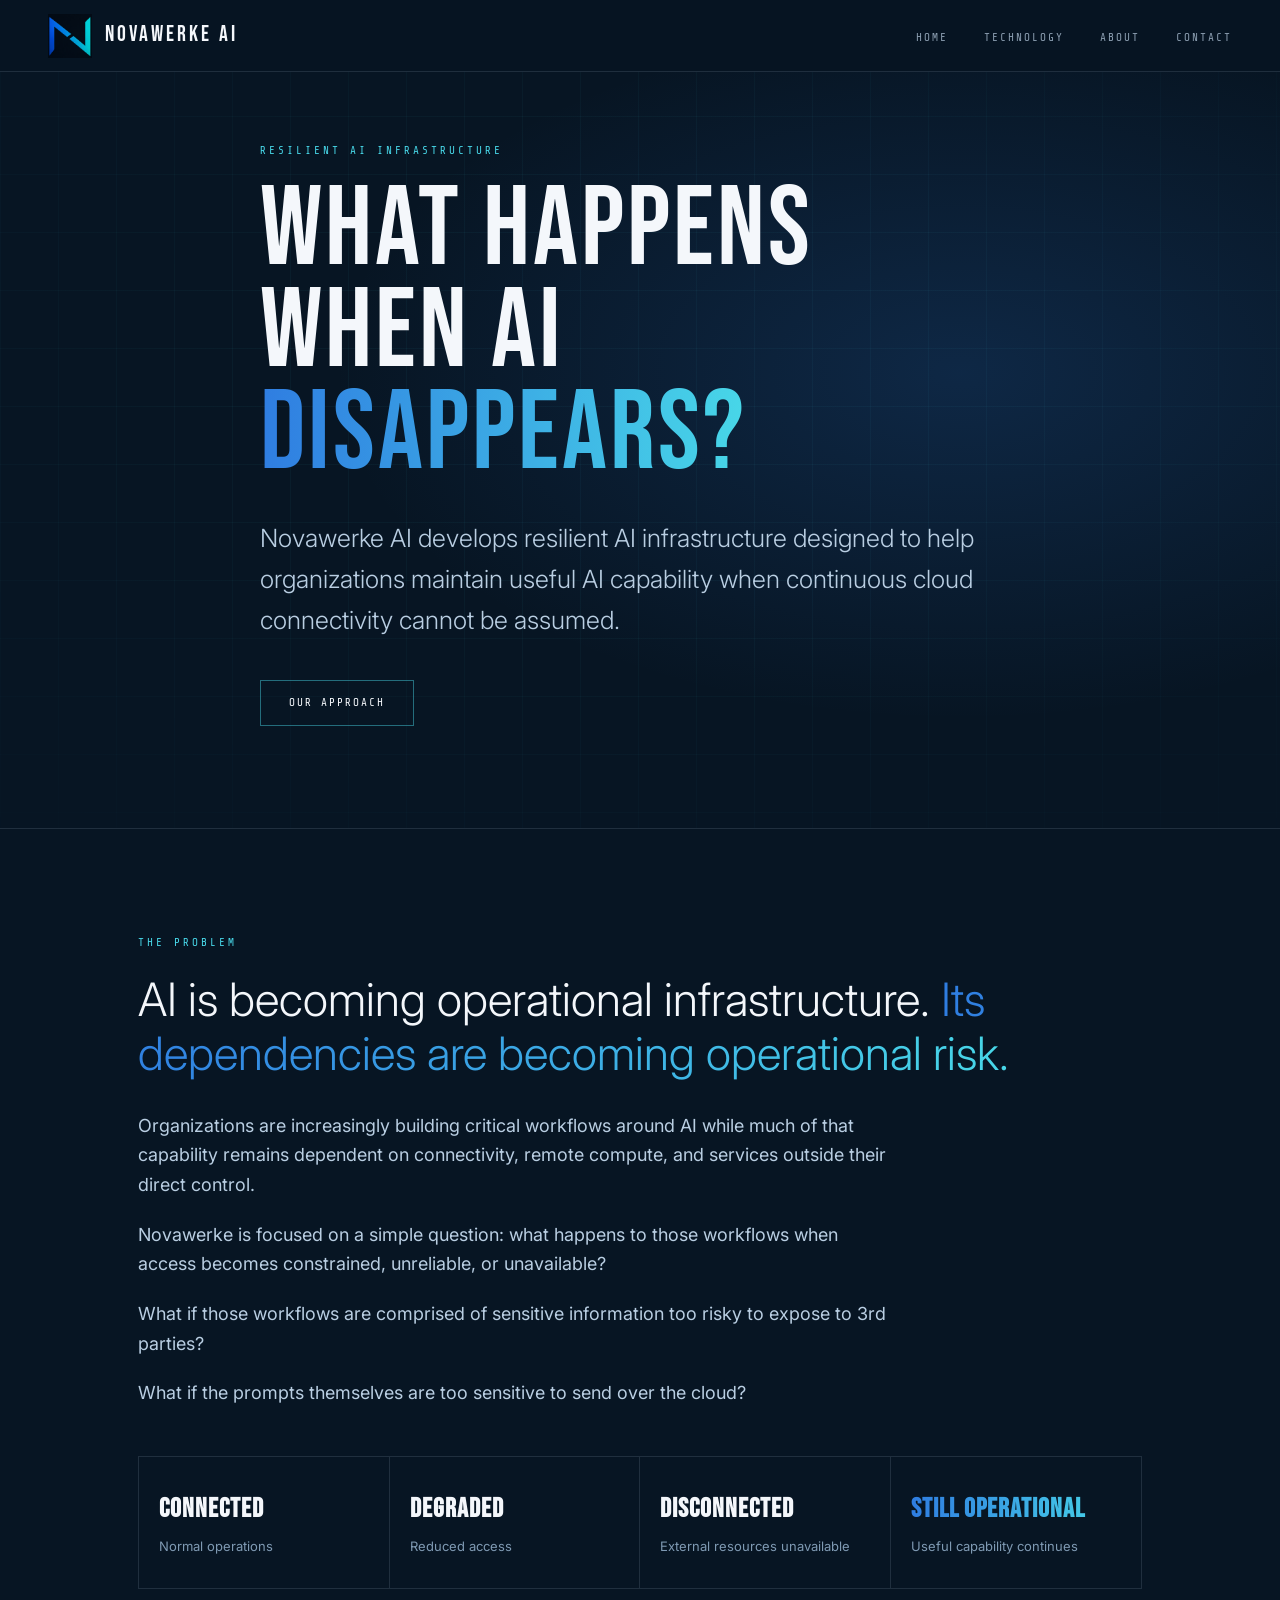
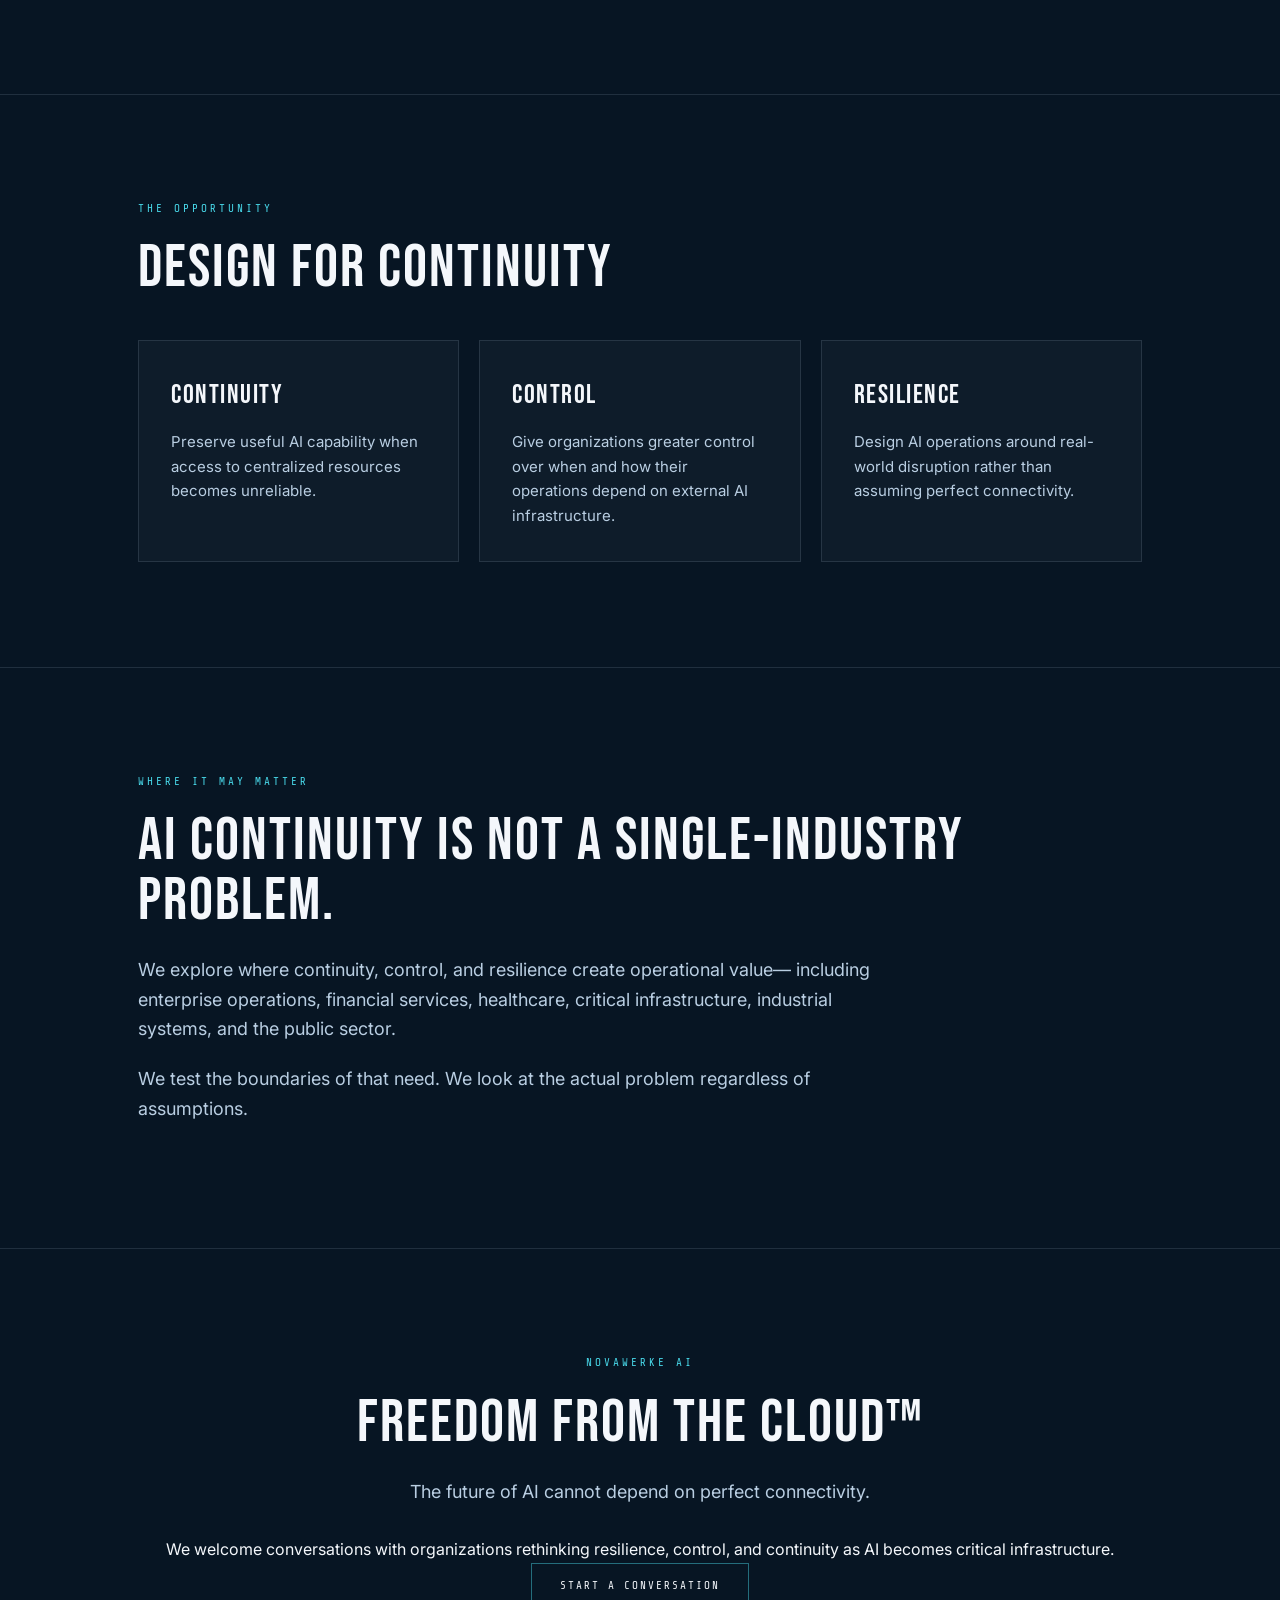
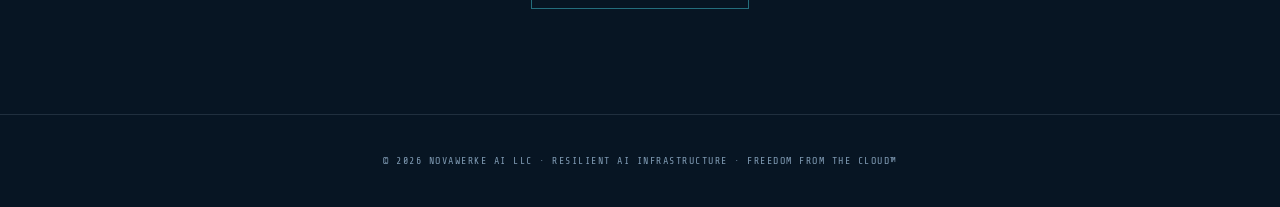
<file: index.html>
<!doctype html><html lang="en"><head><meta charset="utf-8"><meta name="viewport" content="width=device-width,initial-scale=1"><title>Novawerke AI — Resilient AI Infrastructure</title><link rel="stylesheet" href="style.css"></head><body>

<nav>
  <a class="brand" href="index.html"><img src="img/logo.png" alt="Novawerke AI"><span>NOVAWERKE AI</span></a>
  <ul class="navlinks">
    <li><a href="index.html">Home</a></li>
    <li><a href="technology.html">Technology</a></li>
    <li><a href="about.html">About</a></li>
    <li><a href="contact.html">Contact</a></li>
  </ul>
</nav>

<header class="hero gridbg"><div class="container"><span class="eyebrow">Resilient AI Infrastructure</span><h1>WHAT HAPPENS<br>WHEN AI<br><span class="accent">DISAPPEARS?</span></h1><p class="lead">Novawerke AI develops resilient AI infrastructure designed to help organizations maintain useful AI capability when continuous cloud connectivity cannot be assumed.</p><a class="btn" href="technology.html">Our Approach</a></div></header>
<section><div class="container"><span class="label">The Problem</span><p class="statement">AI is becoming operational infrastructure. <span class="accent">Its dependencies are becoming operational risk.</span></p><div class="copy" style="margin-top:30px"><p>Organizations are increasingly building critical workflows around AI while much of that capability remains dependent on connectivity, remote compute, and services outside their direct control.</p><p>Novawerke is focused on a simple question: what happens to those workflows when access becomes constrained, unreliable, or unavailable?</p><p>What if those workflows are comprised of sensitive information too risky to expose to 3rd parties?</p><p>What if the prompts themselves are too sensitive to send over the cloud?</p></div><div class="sequence"><div><strong>CONNECTED</strong><span>Normal operations</span></div><div><strong>DEGRADED</strong><span>Reduced access</span></div><div><strong>DISCONNECTED</strong><span>External resources unavailable</span></div><div><strong class="accent">STILL OPERATIONAL</strong><span>Useful capability continues</span></div></div></div></section>
<section><div class="container"><span class="label">The Opportunity</span><h2>DESIGN FOR CONTINUITY</h2><div class="cards"><div class="card"><h3>CONTINUITY</h3><p>Preserve useful AI capability when access to centralized resources becomes unreliable.</p></div><div class="card"><h3>CONTROL</h3><p>Give organizations greater control over when and how their operations depend on external AI infrastructure.</p></div><div class="card"><h3>RESILIENCE</h3><p>Design AI operations around real-world disruption rather than assuming perfect connectivity.</p></div></div></div></section>
<section><div class="container"><span class="label">Where It May Matter</span><h2>AI CONTINUITY IS NOT A SINGLE-INDUSTRY PROBLEM.</h2><div class="copy"><p>We explore where continuity, control, and resilience create operational value— including enterprise operations, financial services, healthcare, critical infrastructure, industrial systems, and the public sector.</p><p>We test the boundaries of that need. We look at the actual problem regardless of assumptions.</p></div></div></section>
<section><div class="container" style="text-align:center"><span class="label">Novawerke AI</span><h2>FREEDOM FROM THE CLOUD™</h2><p class="copy" style="margin:0 auto 30px">The future of AI cannot depend on perfect connectivity.</p><p></p>We welcome conversations with organizations rethinking resilience, control, and continuity as AI becomes critical infrastructure.</p><a class="btn" href="contact.html">Start a Conversation</a></div></section>
<footer>© 2026 NOVAWERKE AI LLC · RESILIENT AI INFRASTRUCTURE · FREEDOM FROM THE CLOUD™</footer></body></html>
</file>
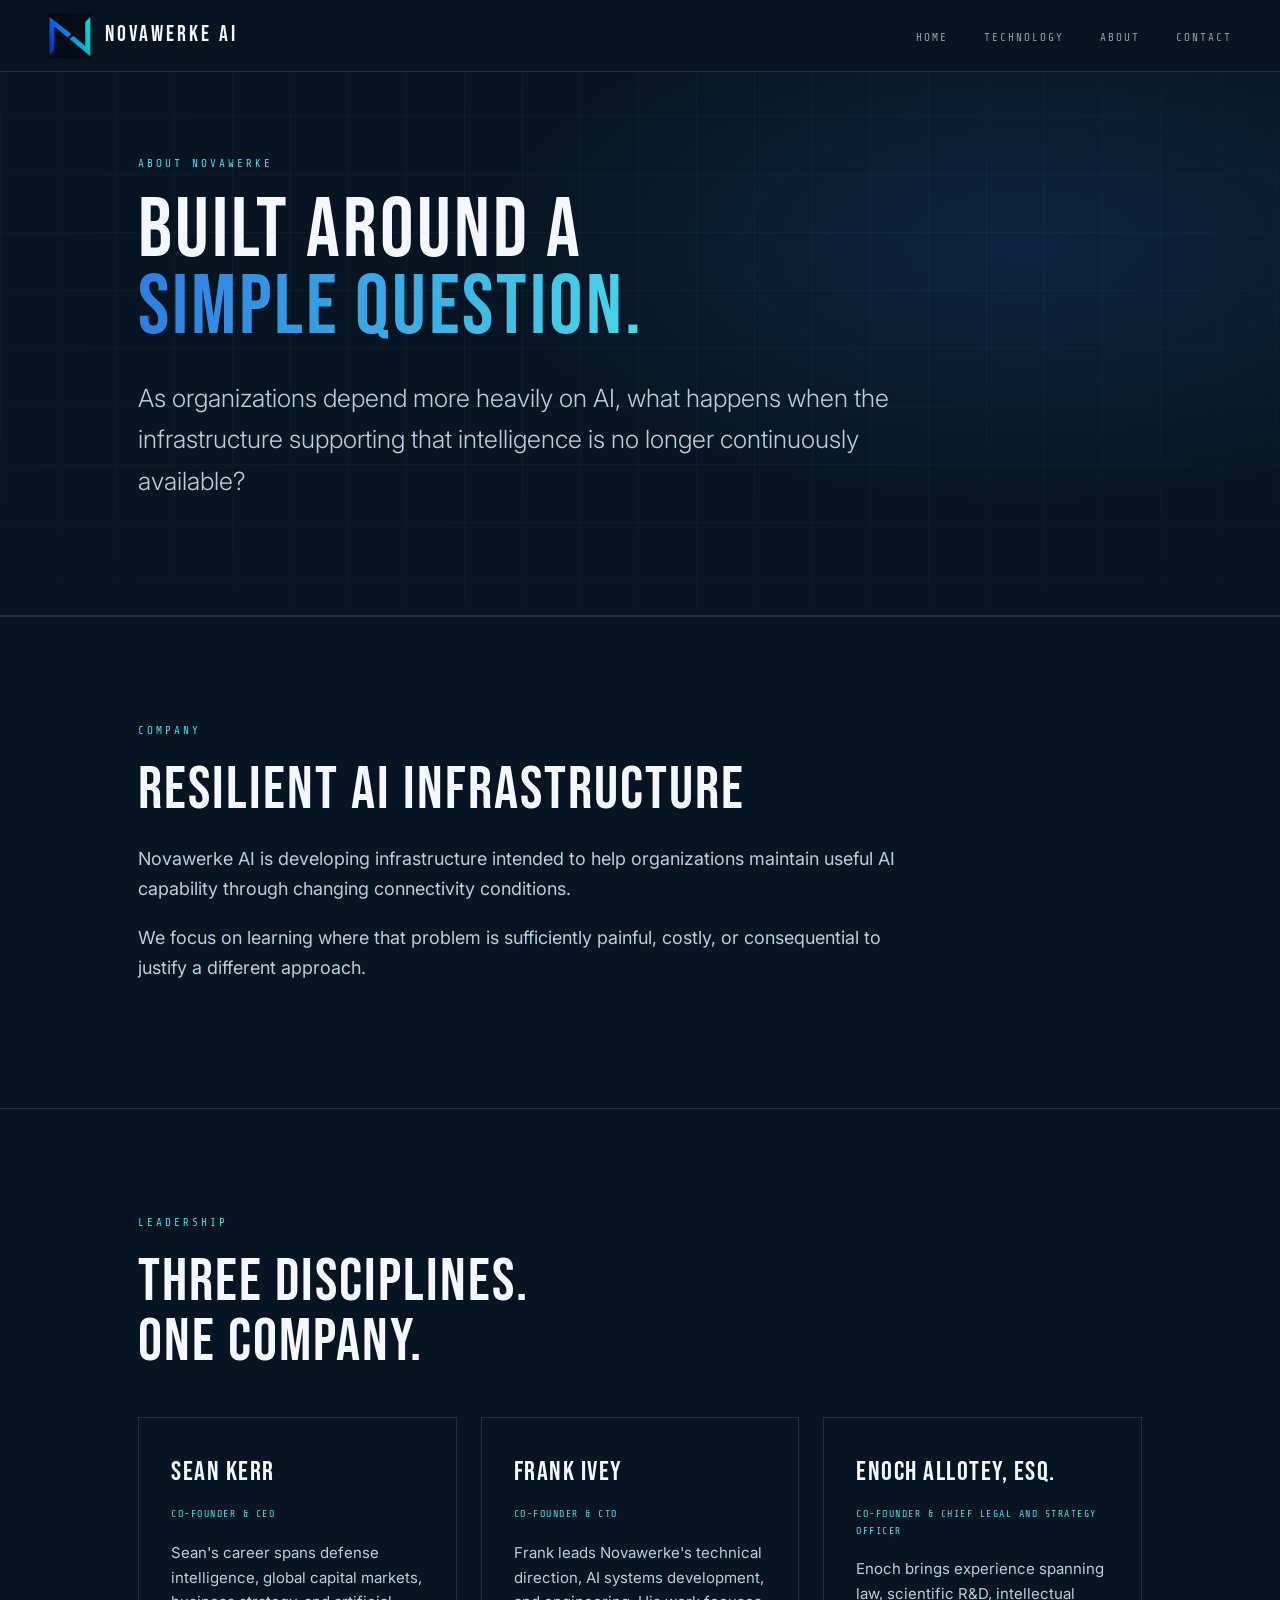
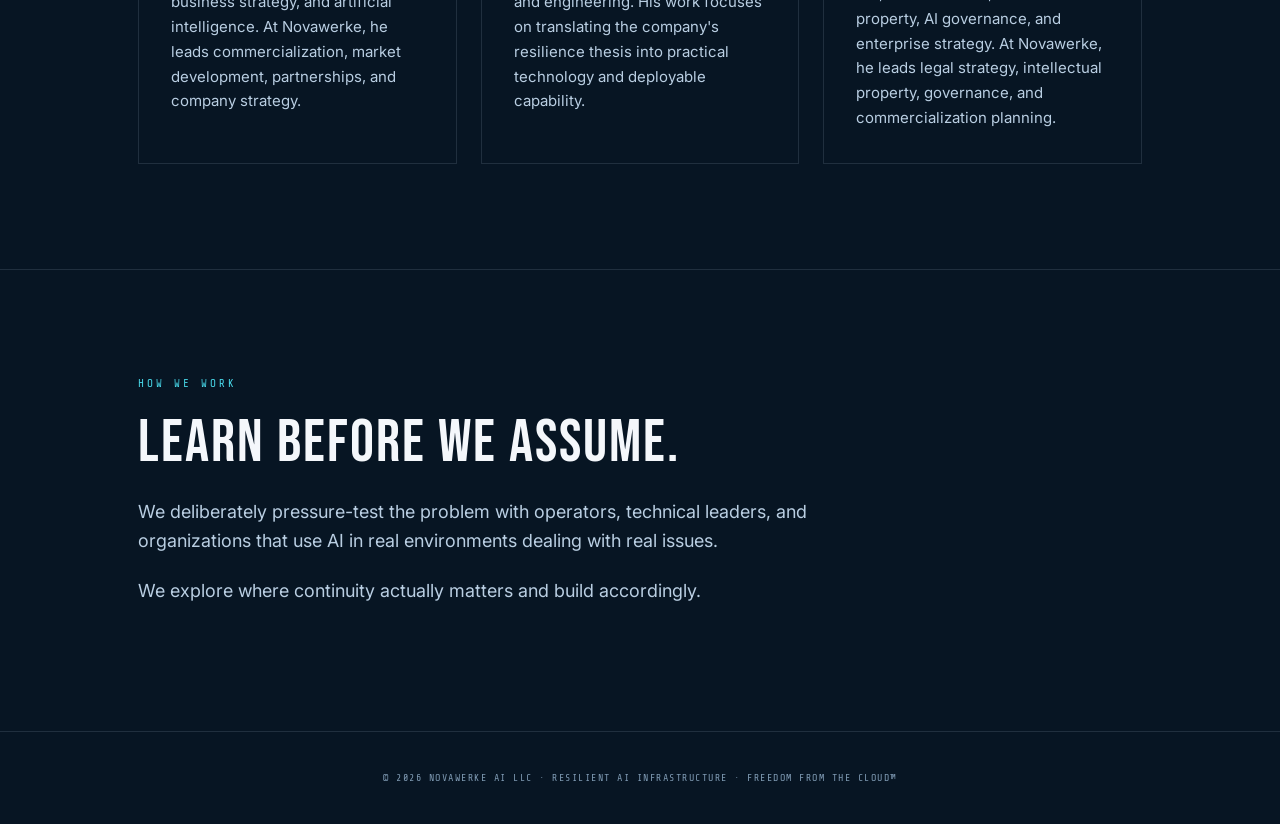
<file: about.html>
<!doctype html><html lang="en"><head><meta charset="utf-8"><meta name="viewport" content="width=device-width,initial-scale=1"><title>About — Novawerke AI</title><link rel="stylesheet" href="style.css"></head><body>

<nav>
  <a class="brand" href="index.html"><img src="img/logo.png" alt="Novawerke AI"><span>NOVAWERKE AI</span></a>
  <ul class="navlinks">
    <li><a href="index.html">Home</a></li>
    <li><a href="technology.html">Technology</a></li>
    <li><a href="about.html">About</a></li>
    <li><a href="contact.html">Contact</a></li>
  </ul>
</nav>

<header class="pagehero gridbg"><div class="container"><span class="label">About Novawerke</span><h1>BUILT AROUND A<br><span class="accent">SIMPLE QUESTION.</span></h1><p class="lead">As organizations depend more heavily on AI, what happens when the infrastructure supporting that intelligence is no longer continuously available?</p></div></header>
<section><div class="container"><span class="label">Company</span><h2>RESILIENT AI INFRASTRUCTURE</h2><div class="copy"><p>Novawerke AI is developing infrastructure intended to help organizations maintain useful AI capability through changing connectivity conditions.</p><p>We focus on learning where that problem is sufficiently painful, costly, or consequential to justify a different approach.</p></div></div></section>
<section><div class="container"><span class="label">Leadership</span><h2>THREE DISCIPLINES.<br>ONE COMPANY.</h2><div class="team">
<div class="person"><h3>SEAN KERR</h3><div class="role">Co-Founder & CEO</div><p>Sean's career spans defense intelligence, global capital markets, business strategy, and artificial intelligence. At Novawerke, he leads commercialization, market development, partnerships, and company strategy.</p></div>
<div class="person"><h3>FRANK IVEY</h3><div class="role">Co-Founder & CTO</div><p>Frank leads Novawerke's technical direction, AI systems development, and engineering. His work focuses on translating the company's resilience thesis into practical technology and deployable capability.</p></div>
<div class="person"><h3>ENOCH ALLOTEY, ESQ.</h3><div class="role">Co-Founder & Chief Legal and Strategy Officer</div><p>Enoch brings experience spanning law, scientific R&D, intellectual property, AI governance, and enterprise strategy. At Novawerke, he leads legal strategy, intellectual property, governance, and commercialization planning.</p></div>
</div></div></section>
<section><div class="container"><span class="label">How We Work</span><h2>LEARN BEFORE WE ASSUME.</h2><div class="copy"><p>We deliberately pressure-test the problem with operators, technical leaders, and organizations that use AI in real environments dealing with real issues.</p><p></p>We explore where continuity actually matters and build accordingly.</p></div></div></section>
<footer>© 2026 NOVAWERKE AI LLC · RESILIENT AI INFRASTRUCTURE · FREEDOM FROM THE CLOUD™</footer></body></html>
</file>
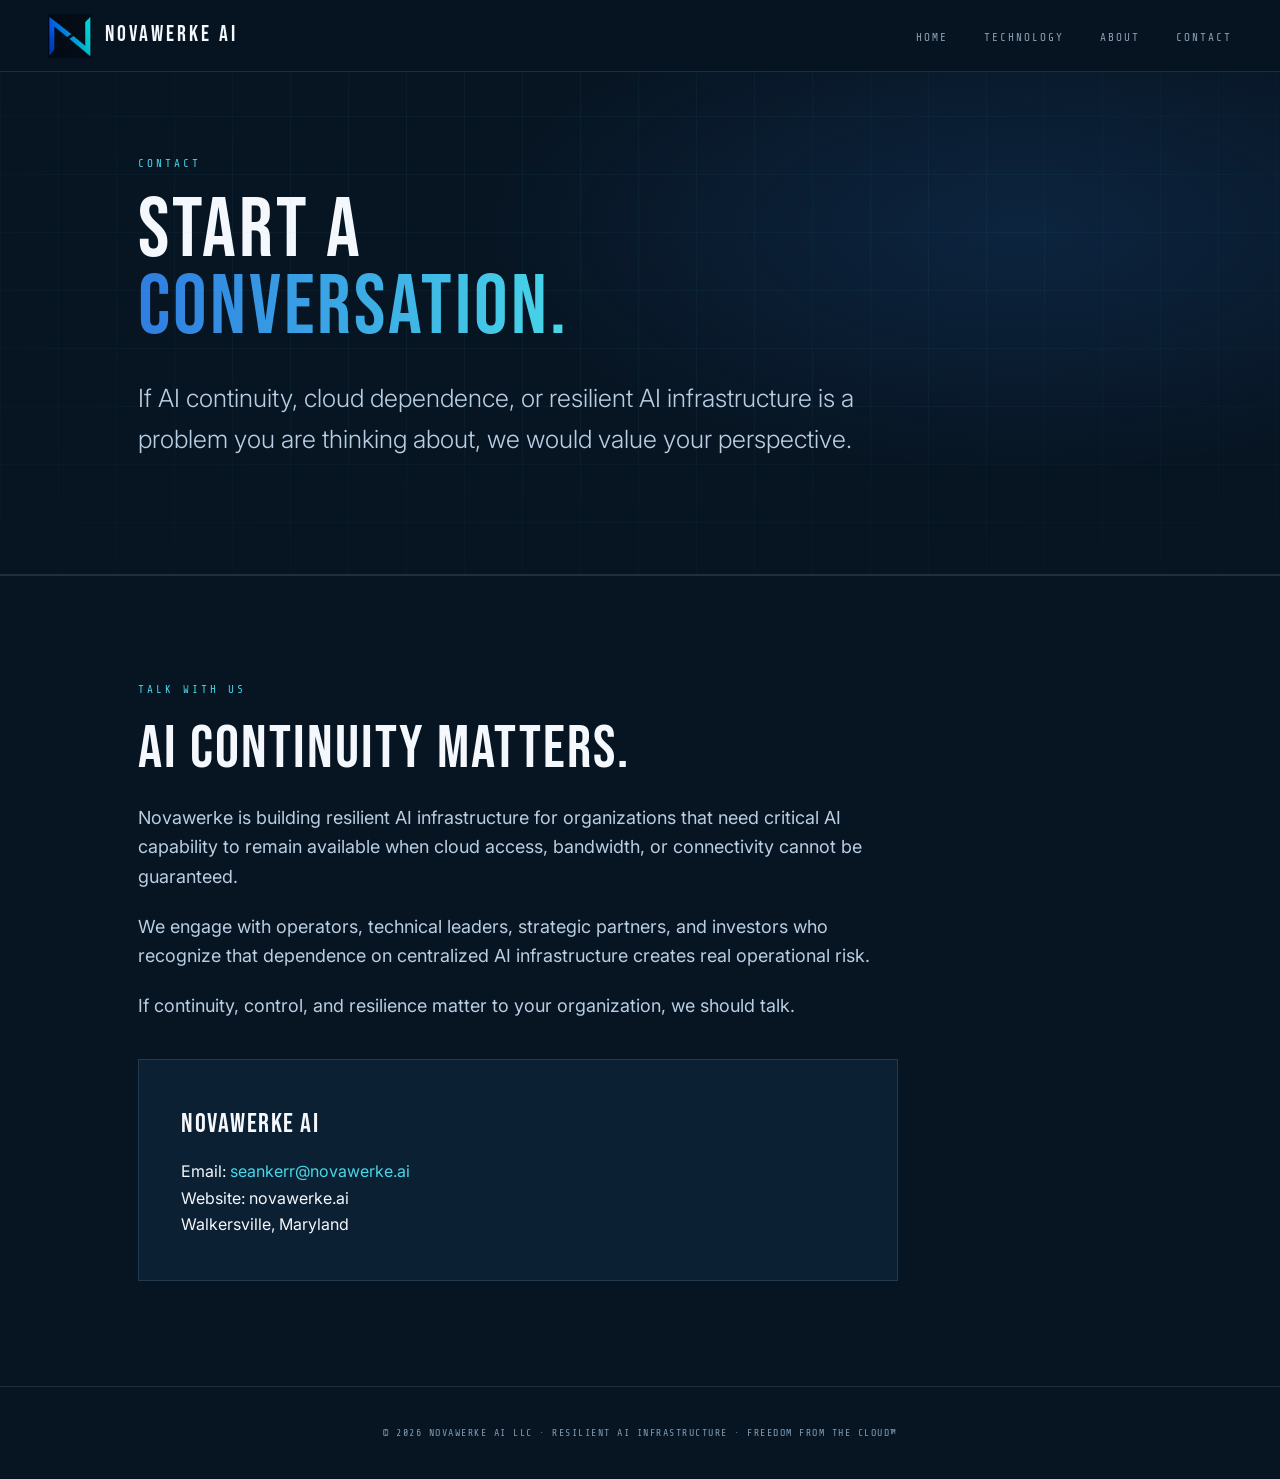
<file: contact.html>
<!doctype html><html lang="en"><head><meta charset="utf-8"><meta name="viewport" content="width=device-width,initial-scale=1"><title>Contact — Novawerke AI</title><link rel="stylesheet" href="style.css"></head><body>

<nav>
  <a class="brand" href="index.html"><img src="img/logo.png" alt="Novawerke AI"><span>NOVAWERKE AI</span></a>
  <ul class="navlinks">
    <li><a href="index.html">Home</a></li>
    <li><a href="technology.html">Technology</a></li>
    <li><a href="about.html">About</a></li>
    <li><a href="contact.html">Contact</a></li>
  </ul>
</nav>

<header class="pagehero gridbg"><div class="container"><span class="label">Contact</span><h1>START A<br><span class="accent">CONVERSATION.</span></h1><p class="lead">If AI continuity, cloud dependence, or resilient AI infrastructure is a problem you are thinking about, we would value your perspective.</p></div></header>
<section><div class="container"><span class="label">Talk With Us</span><h2>AI CONTINUITY MATTERS.</h2><div class="copy"><p>Novawerke is building resilient AI infrastructure for organizations that need critical AI capability to remain available when cloud access, bandwidth, or connectivity cannot be guaranteed.</p><p>We engage with operators, technical leaders, strategic partners, and investors who recognize that dependence on centralized AI infrastructure creates real operational risk.</p>If continuity, control, and resilience matter to your organization, we should talk.</p></div><div class="contactbox"><h3>NOVAWERKE AI</h3><p>Email: <a href="mailto:seankerr@novawerke.ai">seankerr@novawerke.ai</a></p><p>Website: novawerke.ai</p><p>Walkersville, Maryland</p></div></div></section>
<footer>© 2026 NOVAWERKE AI LLC · RESILIENT AI INFRASTRUCTURE · FREEDOM FROM THE CLOUD™</footer></body></html>
</file>
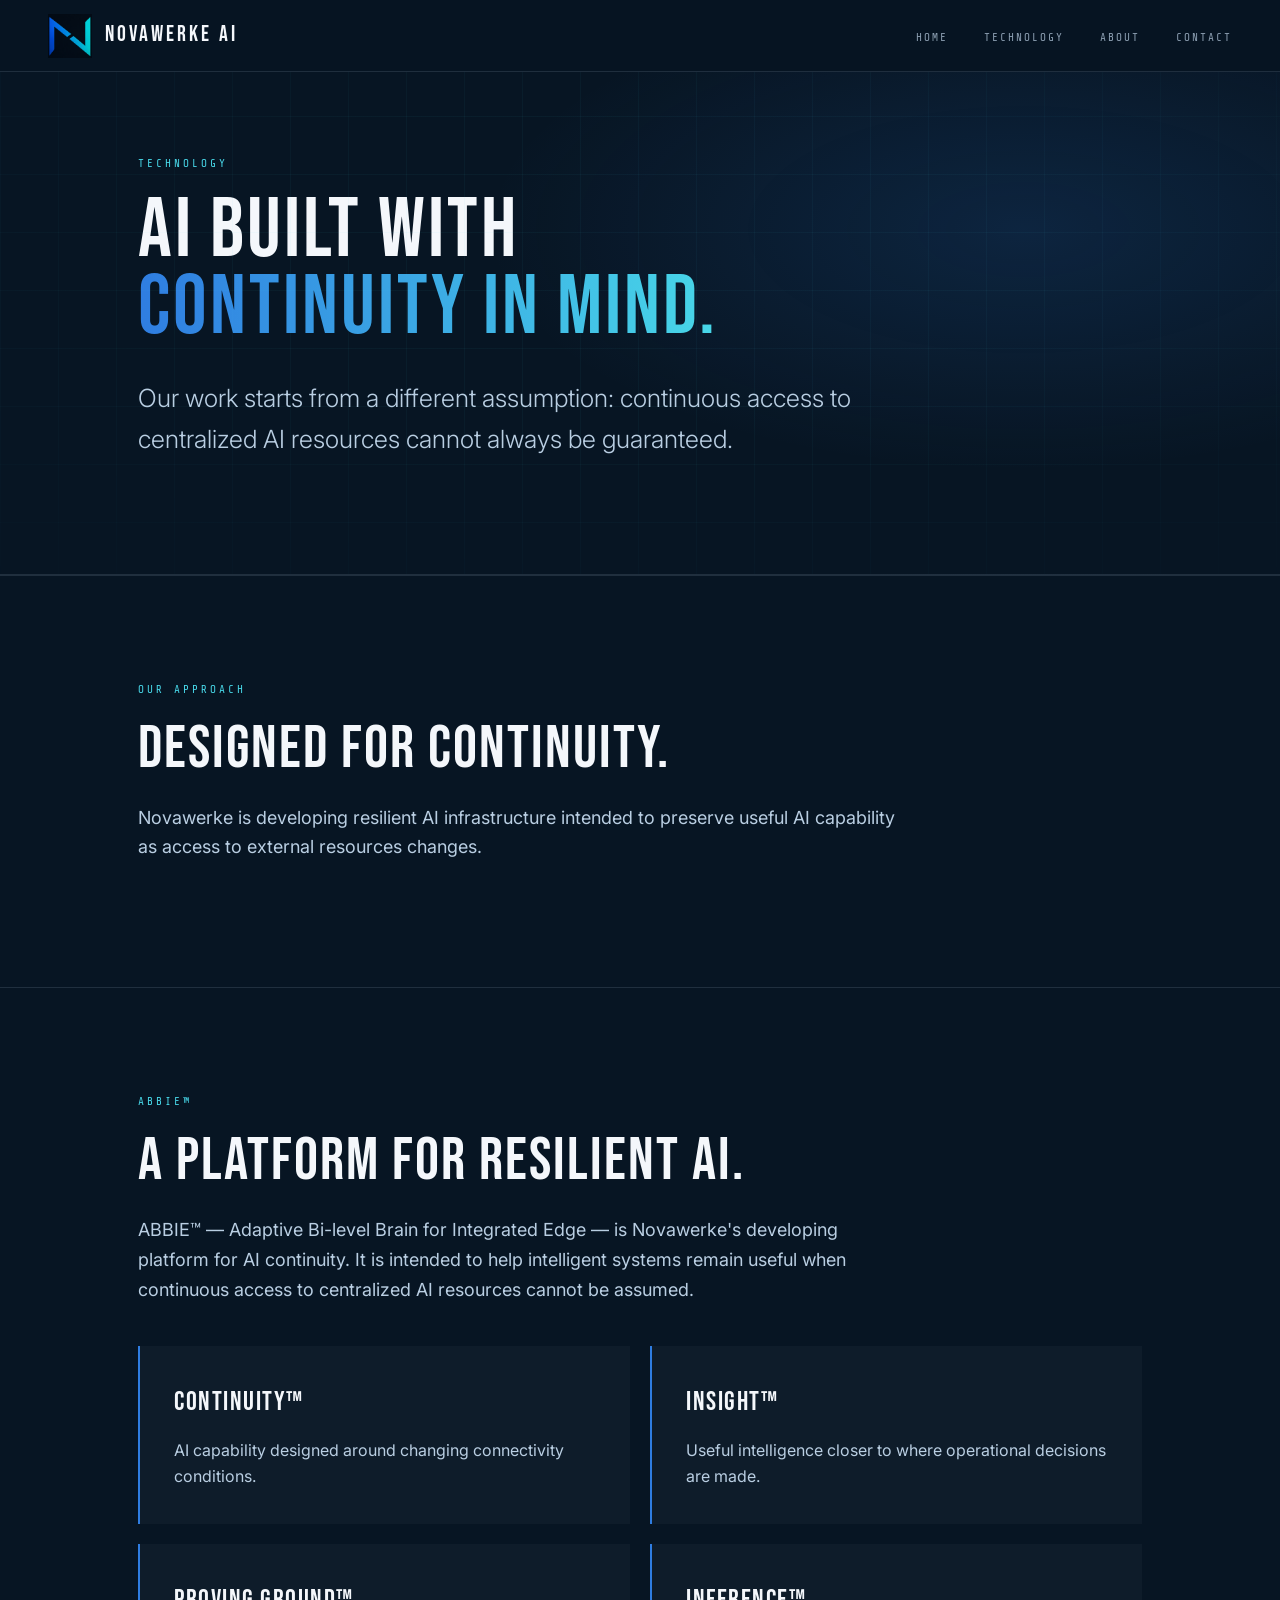
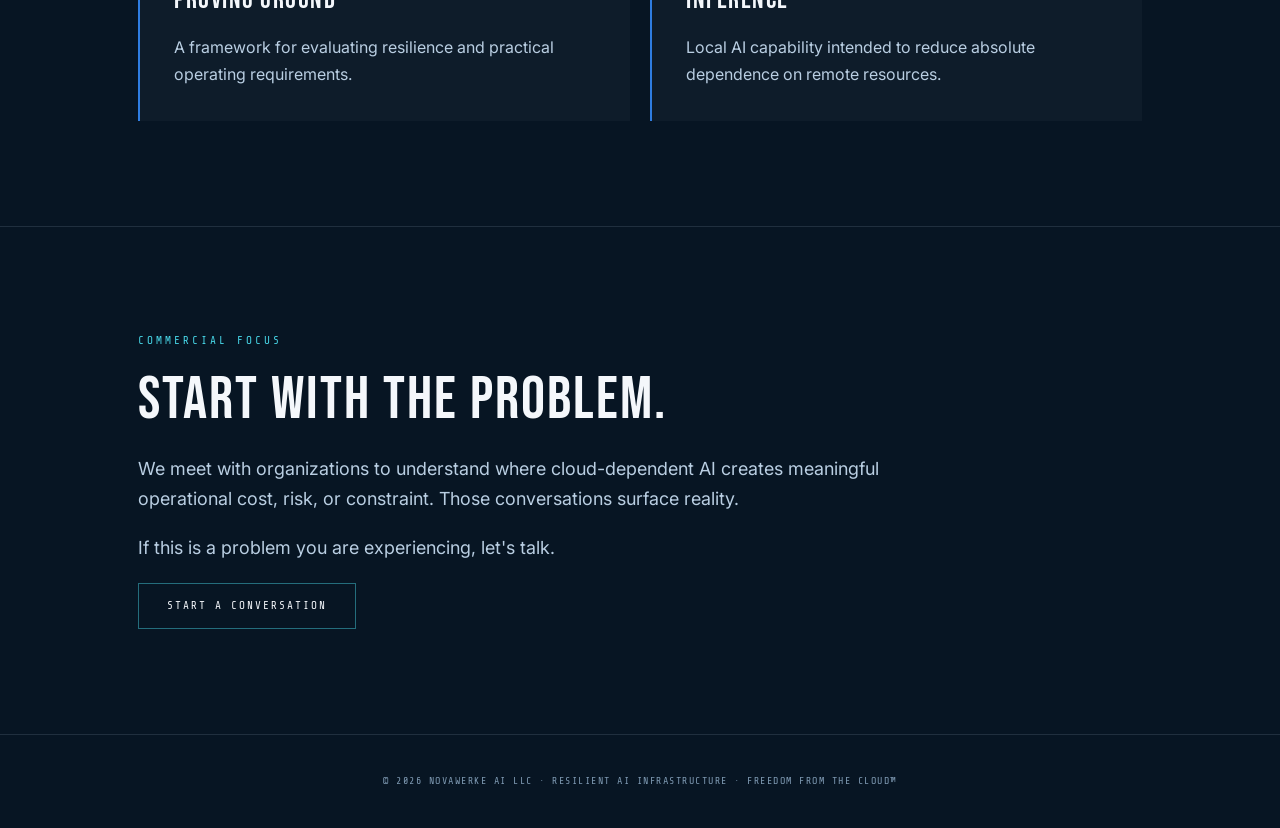
<file: technology.html>
<!doctype html><html lang="en"><head><meta charset="utf-8"><meta name="viewport" content="width=device-width,initial-scale=1"><title>Technology — Novawerke AI</title><link rel="stylesheet" href="style.css"></head><body>

<nav>
  <a class="brand" href="index.html"><img src="img/logo.png" alt="Novawerke AI"><span>NOVAWERKE AI</span></a>
  <ul class="navlinks">
    <li><a href="index.html">Home</a></li>
    <li><a href="technology.html">Technology</a></li>
    <li><a href="about.html">About</a></li>
    <li><a href="contact.html">Contact</a></li>
  </ul>
</nav>

<header class="pagehero gridbg"><div class="container"><span class="label">Technology</span><h1>AI BUILT WITH<br><span class="accent">CONTINUITY IN MIND.</span></h1><p class="lead">Our work starts from a different assumption: continuous access to centralized AI resources cannot always be guaranteed.</p></div></header>
<section><div class="container"><span class="label">Our Approach</span><h2>DESIGNED FOR CONTINUITY.</h2><div class="copy"><p>Novawerke is developing resilient AI infrastructure intended to preserve useful AI capability as access to external resources changes.</p></div></div></section>
<section><div class="container"><span class="label">ABBIE™</span><h2>A PLATFORM FOR RESILIENT AI.</h2><div class="copy"><p>ABBIE™ — Adaptive Bi-level Brain for Integrated Edge — is Novawerke's developing platform for AI continuity. It is intended to help intelligent systems remain useful when continuous access to centralized AI resources cannot be assumed.</p></div><div class="capabilities"><div class="capability"><h3>CONTINUITY™</h3><p>AI capability designed around changing connectivity conditions.</p></div><div class="capability"><h3>INSIGHT™</h3><p>Useful intelligence closer to where operational decisions are made.</p></div><div class="capability"><h3>PROVING GROUND™</h3><p>A framework for evaluating resilience and practical operating requirements.</p></div><div class="capability"><h3>INFERENCE™</h3><p>Local AI capability intended to reduce absolute dependence on remote resources.</p></div></div></div></section>
<section><div class="container"><span class="label">Commercial Focus</span><h2>START WITH THE PROBLEM.</h2><div class="copy"><p>We meet with organizations to understand where cloud-dependent AI creates meaningful operational cost, risk, or constraint. Those conversations surface reality.</p><p>If this is a problem you are experiencing, let's talk.</p></div><a class="btn" href="contact.html">Start a Conversation</a></div></section>
<footer>© 2026 NOVAWERKE AI LLC · RESILIENT AI INFRASTRUCTURE · FREEDOM FROM THE CLOUD™</footer></body></html>
</file>
<file: style.css>
@import url('https://fonts.googleapis.com/css2?family=Bebas+Neue&family=Inter:wght@300;400;500;600&family=Share+Tech+Mono&display=swap');

:root{
  --navy:#071523; --navy2:#0c2033; --blue:#2f7de1; --cyan:#48d7e8;
  --white:#f4f7fb; --ice:#b9cee2; --muted:#7f9ab3; --line:rgba(185,206,226,.14);
  --display:'Bebas Neue',sans-serif; --body:'Inter',sans-serif; --mono:'Share Tech Mono',monospace;
}
*{box-sizing:border-box;margin:0;padding:0}
html{scroll-behavior:smooth}
body{background:var(--navy);color:var(--white);font-family:var(--body);line-height:1.65}
a{color:inherit}
nav{position:fixed;inset:0 0 auto 0;height:72px;z-index:50;display:flex;align-items:center;justify-content:space-between;padding:0 48px;background:rgba(7,21,35,.94);backdrop-filter:blur(10px);border-bottom:1px solid var(--line)}
.brand{display:flex;align-items:center;gap:13px;text-decoration:none}
.brand img{width:44px;height:44px;object-fit:contain}
.brand span{font-family:var(--display);letter-spacing:3px;font-size:22px}
.navlinks{list-style:none;display:flex;gap:36px}
.navlinks a{text-decoration:none;font-family:var(--mono);font-size:11px;letter-spacing:2px;text-transform:uppercase;color:var(--ice);opacity:.75}
.navlinks a:hover,.navlinks a.active{opacity:1;color:var(--cyan)}
.container{max-width:1100px;margin:auto;padding:0 48px}
.gridbg{position:relative;overflow:hidden}
.gridbg:before{content:"";position:absolute;inset:0;background-image:linear-gradient(rgba(72,215,232,.045) 1px,transparent 1px),linear-gradient(90deg,rgba(72,215,232,.045) 1px,transparent 1px);background-size:58px 58px;mask-image:radial-gradient(ellipse 85% 80% at 50% 45%,black 35%,transparent 100%);pointer-events:none}
.hero{min-height:92vh;display:flex;align-items:center;padding:130px 0 90px;background:radial-gradient(ellipse 70% 60% at 75% 45%,rgba(47,125,225,.18),transparent 70%)}
.hero .container{position:relative;z-index:2}
.eyebrow,.label{font-family:var(--mono);text-transform:uppercase;letter-spacing:3px;font-size:11px;color:var(--cyan);display:block;margin-bottom:20px}
h1,h2,h3{font-family:var(--display);font-weight:400}
h1{font-size:clamp(58px,9vw,112px);line-height:.91;letter-spacing:3px;max-width:900px}
h2{font-size:clamp(38px,5vw,60px);line-height:1;letter-spacing:2px;margin-bottom:24px}
h3{font-size:27px;letter-spacing:1.5px;margin-bottom:12px}
.lead{font-size:clamp(19px,2vw,25px);font-weight:300;color:var(--ice);max-width:760px;margin:32px 0 38px}
.accent{background:linear-gradient(90deg,var(--blue),var(--cyan));-webkit-background-clip:text;background-clip:text;color:transparent}
.btn{display:inline-block;text-decoration:none;border:1px solid rgba(72,215,232,.45);padding:13px 28px;font-family:var(--mono);font-size:11px;letter-spacing:2px;text-transform:uppercase;color:var(--white)}
.btn:hover{border-color:var(--cyan);color:var(--cyan)}
section{padding:105px 0;border-top:1px solid var(--line)}
.copy{max-width:760px;color:var(--ice);font-size:18px}
.copy p{margin-bottom:20px}
.statement{font-size:clamp(28px,4vw,46px);line-height:1.18;font-weight:300;max-width:900px}
.sequence{display:grid;grid-template-columns:repeat(4,1fr);margin-top:48px;border:1px solid var(--line)}
.sequence div{padding:30px 20px;border-right:1px solid var(--line)}
.sequence div:last-child{border-right:0}
.sequence strong{display:block;font-family:var(--display);font-size:27px;letter-spacing:1px}
.sequence span{font-size:13px;color:var(--muted)}
.cards{display:grid;grid-template-columns:repeat(3,1fr);gap:20px;margin-top:42px}
.card{padding:32px;border:1px solid var(--line);background:rgba(185,206,226,.035)}
.card p{color:var(--ice);font-size:15px}
.capabilities{display:grid;grid-template-columns:repeat(2,1fr);gap:20px;margin-top:42px}
.capability{padding:34px;border-left:2px solid var(--blue);background:rgba(185,206,226,.035)}
.capability p{color:var(--ice)}
.pagehero{padding:155px 0 75px;background:radial-gradient(ellipse 60% 60% at 80% 40%,rgba(47,125,225,.15),transparent 70%);border-bottom:1px solid var(--line)}
.pagehero h1{font-size:clamp(52px,7vw,84px)}
.team{display:grid;grid-template-columns:repeat(3,1fr);gap:24px;margin-top:45px}
.person{border:1px solid var(--line);padding:32px}
.person .role{font-family:var(--mono);font-size:10px;letter-spacing:1.5px;text-transform:uppercase;color:var(--cyan);margin-bottom:18px}
.person p{font-size:15px;color:var(--ice)}
.contactbox{max-width:760px;padding:42px;border:1px solid var(--line);background:var(--navy2);margin-top:38px}
.contactbox a{color:var(--cyan);text-decoration:none}
footer{padding:38px 48px;text-align:center;border-top:1px solid var(--line);color:var(--muted);font-family:var(--mono);font-size:10px;letter-spacing:1.5px}
@media(max-width:800px){
 nav{padding:0 22px}.navlinks{gap:14px}.navlinks a{font-size:9px;letter-spacing:1px}.brand span{display:none}
 .container{padding:0 24px}.sequence,.cards,.capabilities,.team{grid-template-columns:1fr}.sequence div{border-right:0;border-bottom:1px solid var(--line)}
}
</file>
